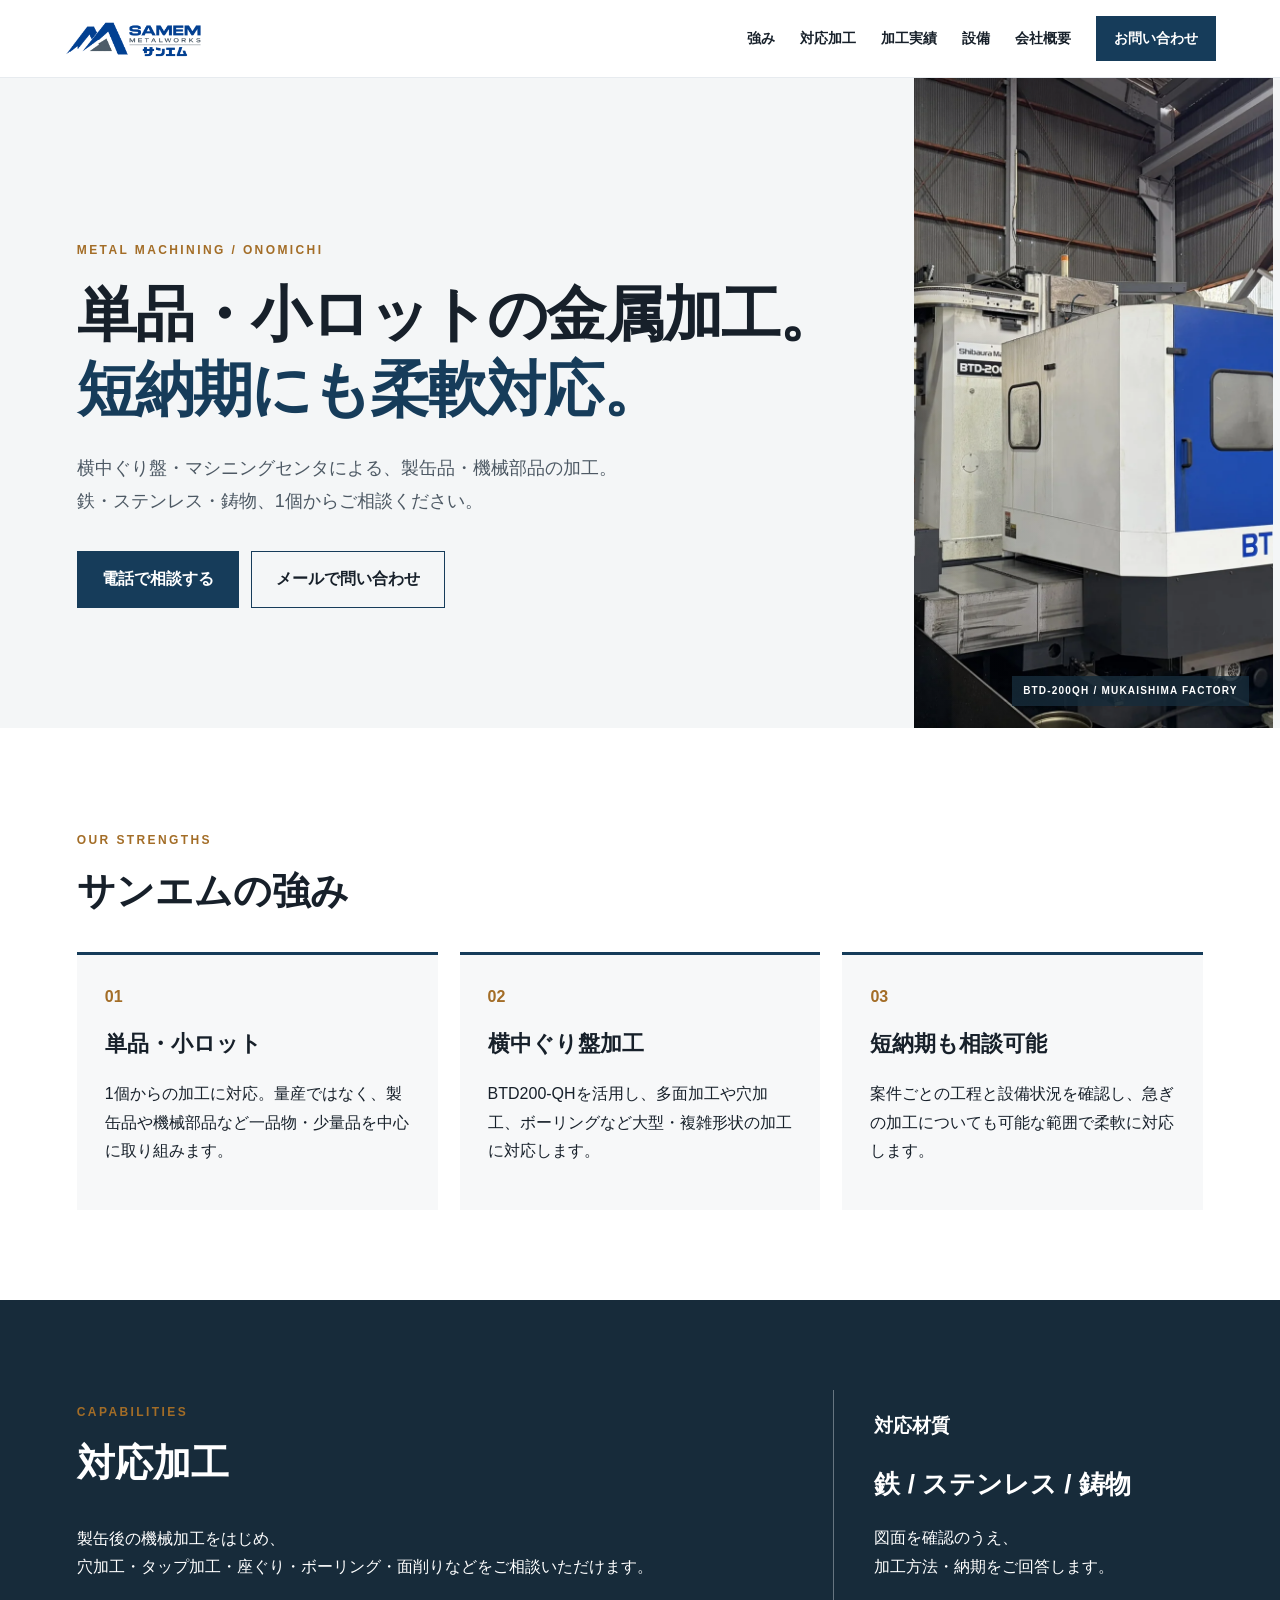
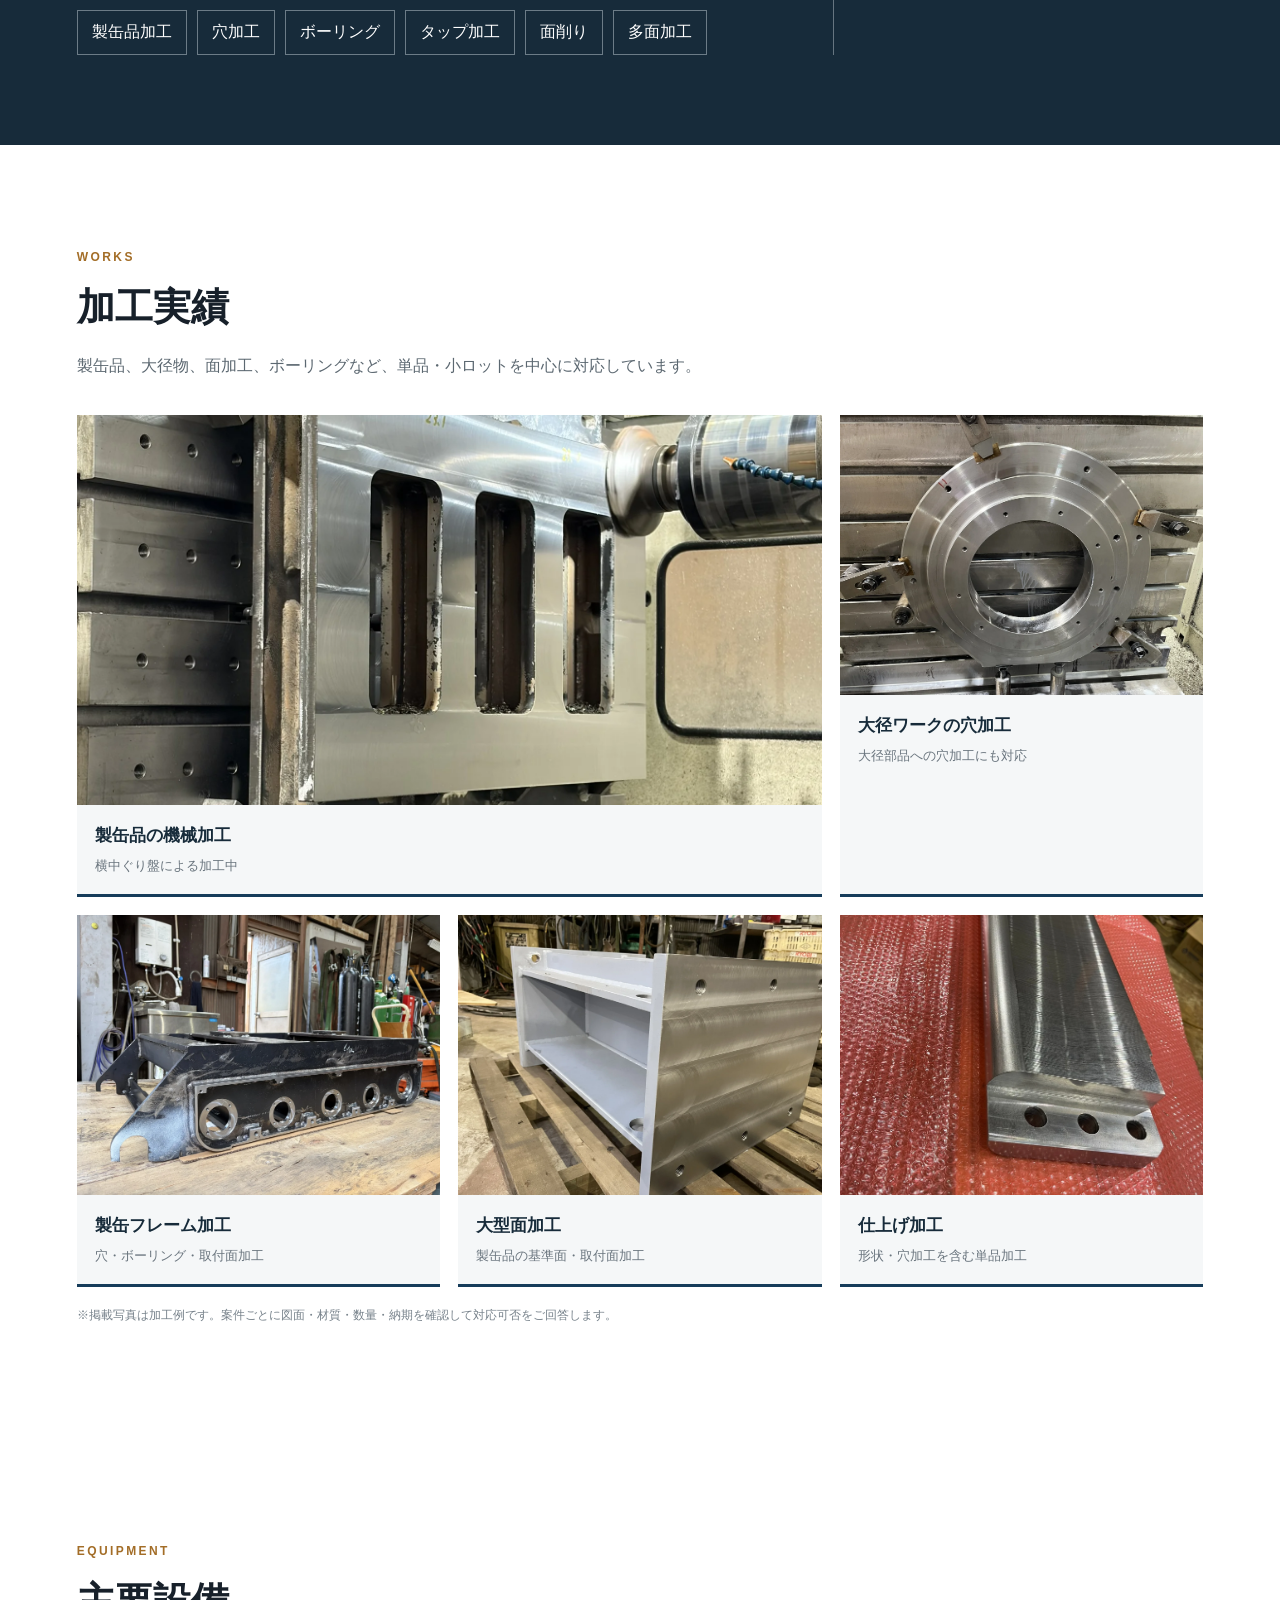
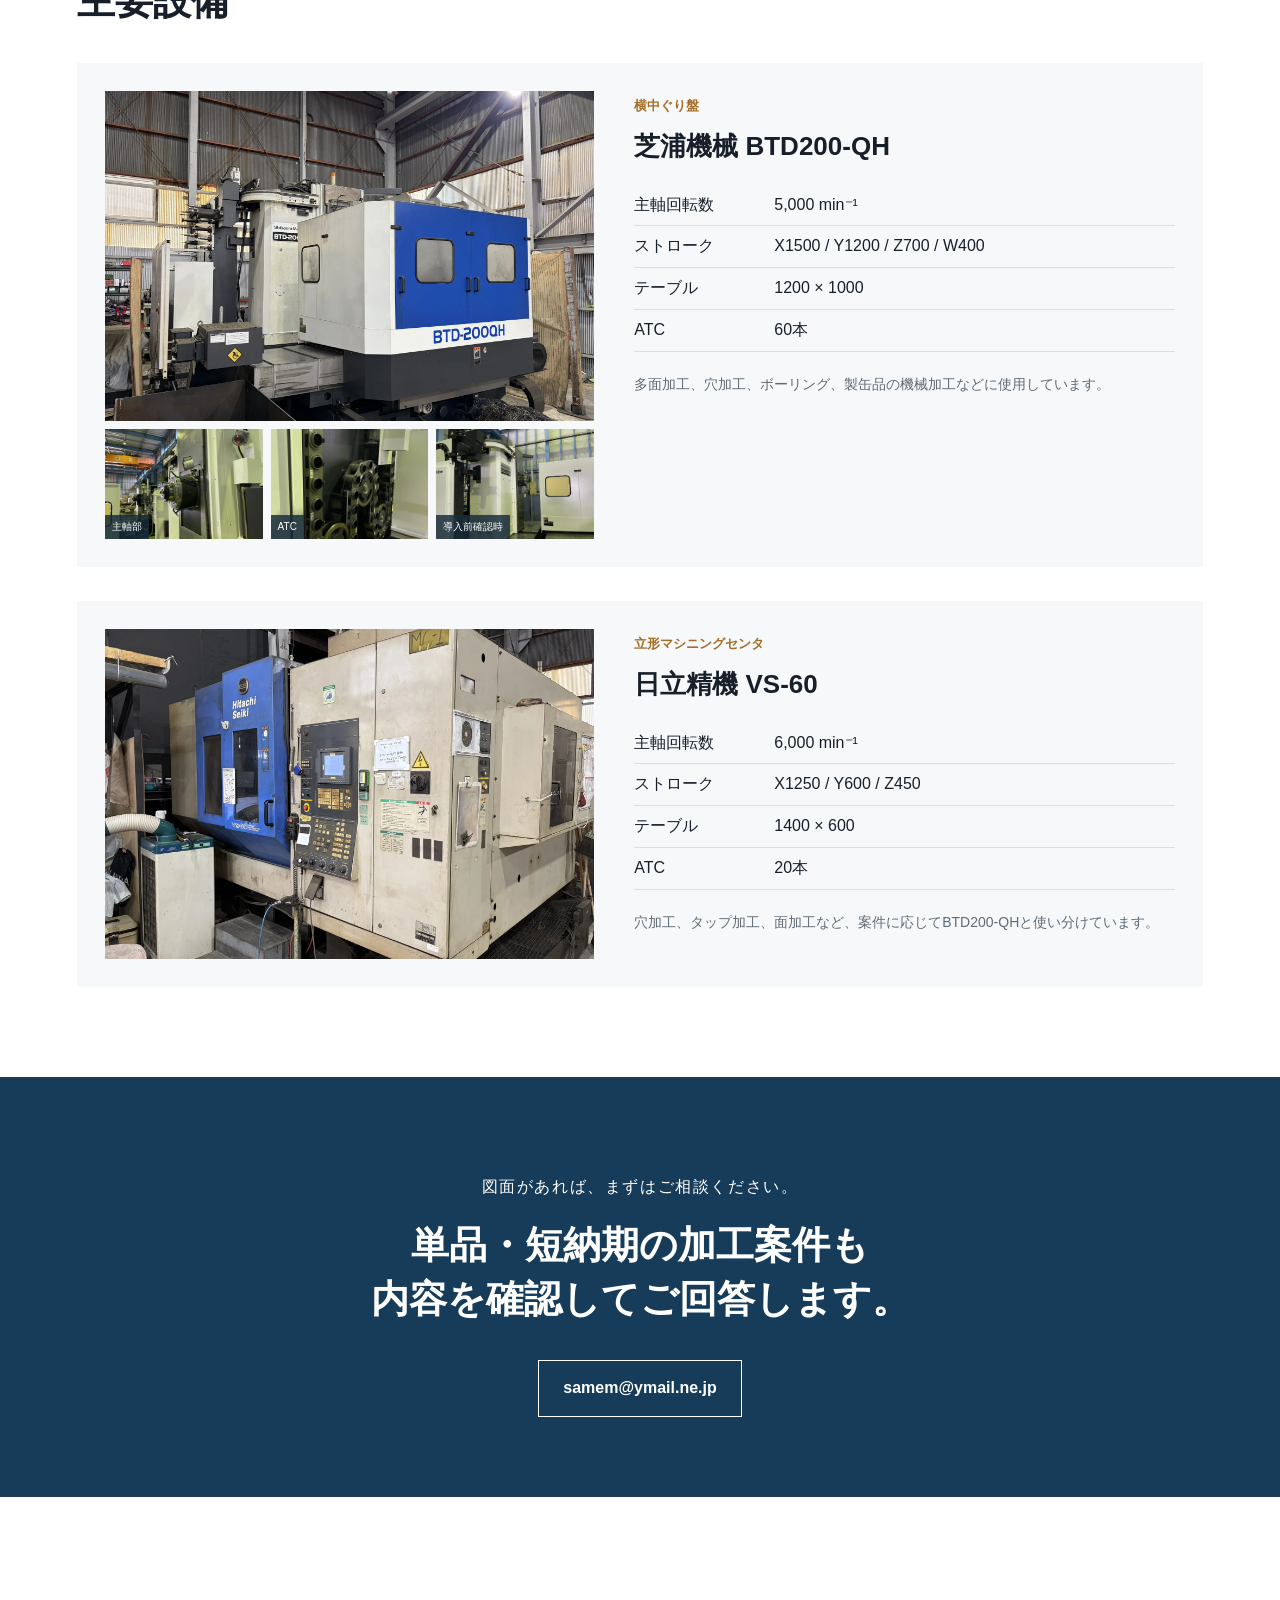
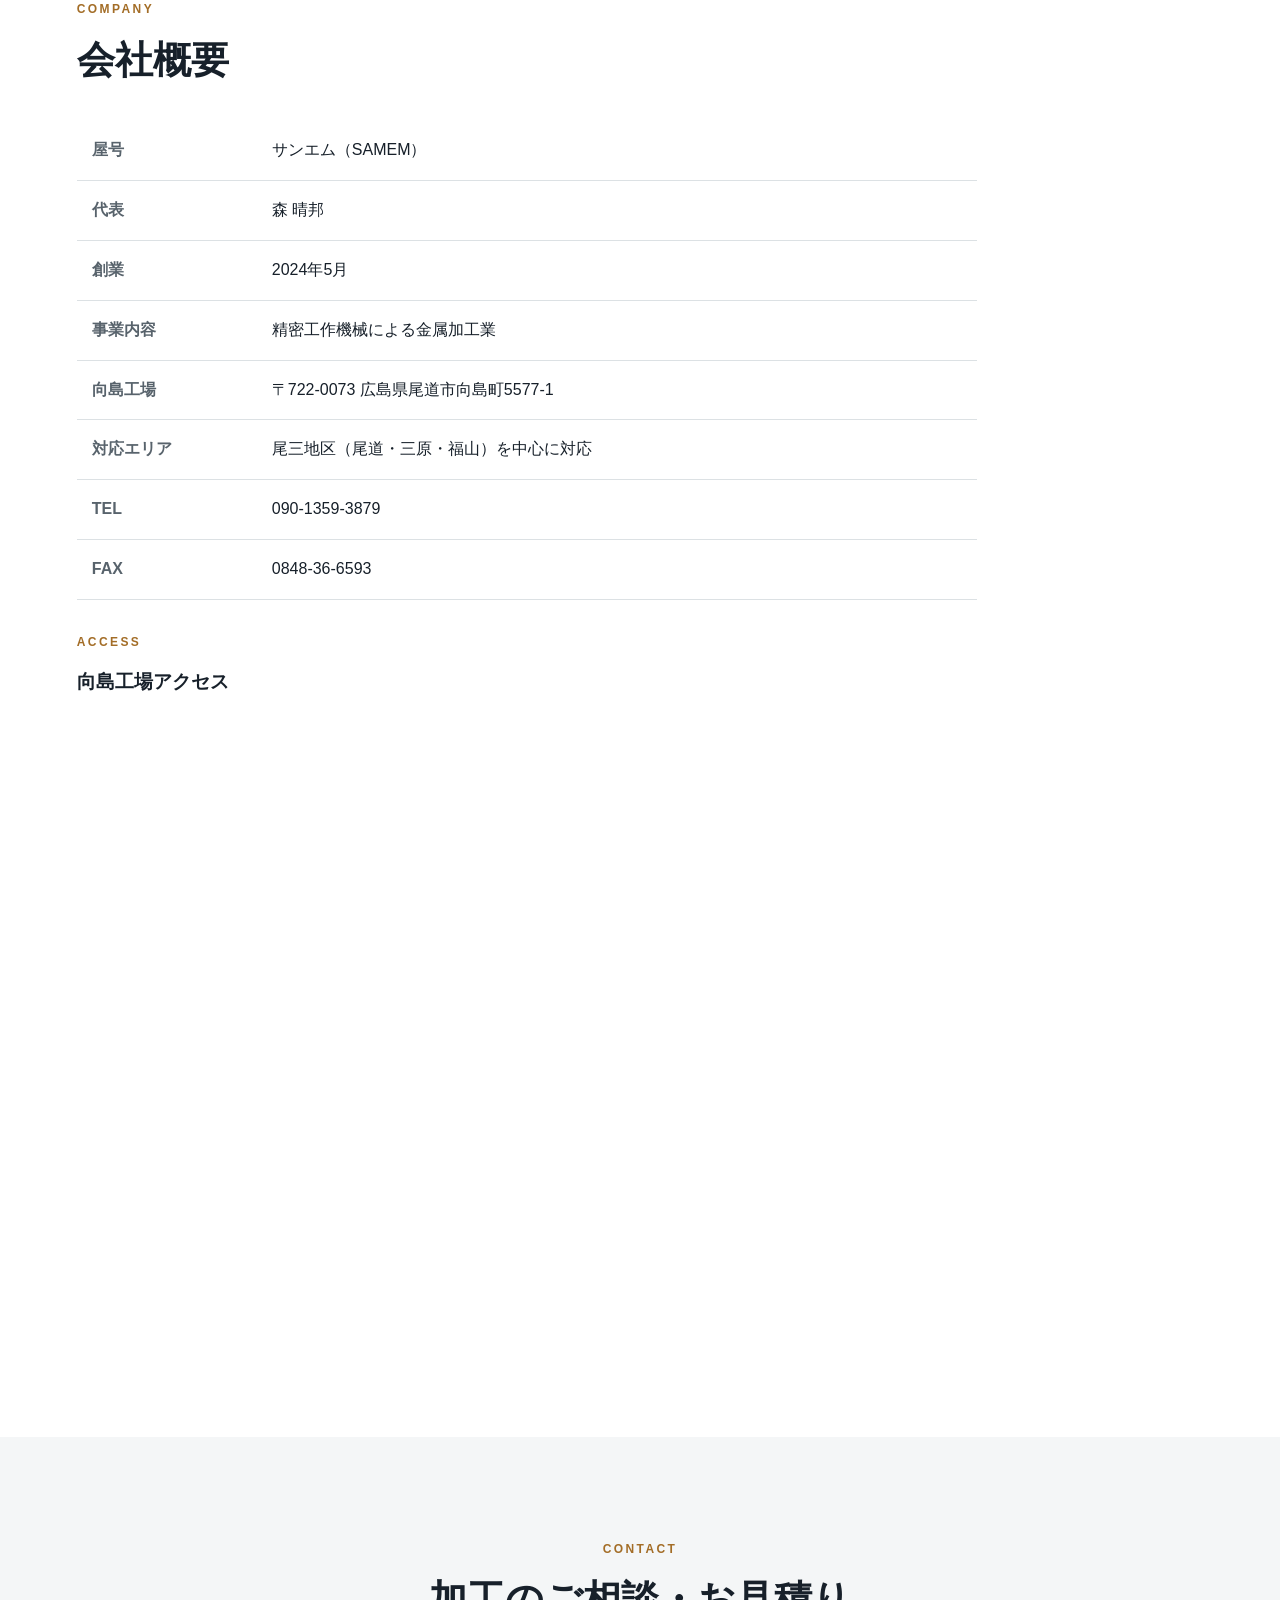
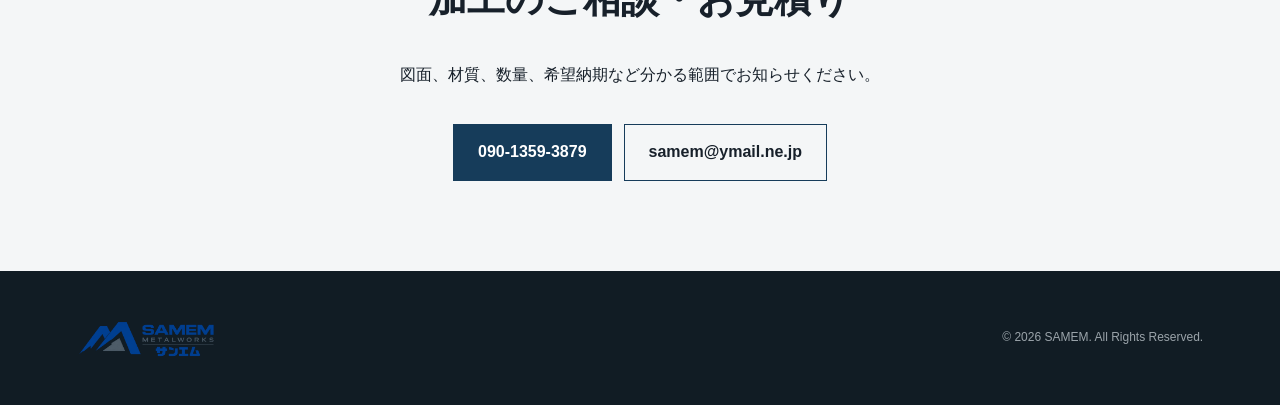
<file: index.html>
<!doctype html>
<html lang="ja">
<head>
  <meta charset="utf-8">
  <meta name="viewport" content="width=device-width,initial-scale=1">
  <title>サンエム | 尾道の金属加工・横中ぐり盤</title>
  <meta name="description" content="広島県尾道市の金属加工 サンエム。横中ぐり盤・マシニングセンタによる製缶品、機械部品の単品・小ロット加工。鉄・ステンレス・鋳物、短納期案件もご相談ください。">
  <link rel="stylesheet" href="style.css">
</head>
<body>
<header>
  <a class="brand logo-brand" href="#top"><img src="assets/samem-logo.png" alt="サンエム SAMEM METALWORKS"></a>
  <nav>
    <a href="#strength">強み</a>
    <a href="#service">対応加工</a>
    <a href="#works">加工実績</a>
    <a href="#equipment">設備</a>
    <a href="#company">会社概要</a>
    <a class="nav-cta" href="#contact">お問い合わせ</a>
  </nav>
</header>

<main id="top">
  <section class="hero">
    <div class="hero-inner">
      <p class="eyebrow">METAL MACHINING / ONOMICHI</p>
      <h1><span class="keep-line">単品・小ロットの金属加工。</span><br><em class="keep-line">短納期にも柔軟対応。</em></h1>
      <p class="lead">横中ぐり盤・マシニングセンタによる、製缶品・機械部品の加工。<br>鉄・ステンレス・鋳物、1個からご相談ください。</p>
      <div class="actions">
        <a class="btn primary" href="tel:09013593879">電話で相談する</a>
        <a class="btn" href="mailto:samem@ymail.ne.jp">メールで問い合わせ</a>
      </div>
    </div>
    <div class="hero-photo photo-wrap">
      <img src="assets/photos/hero-btd.webp" alt="サンエム向島工場の横中ぐり盤 BTD-200QH">
      <span class="photo-label">BTD-200QH / MUKAISHIMA FACTORY</span>
    </div>
  </section>

  <section id="strength" class="section">
    <p class="kicker">OUR STRENGTHS</p>
    <h2>サンエムの強み</h2>
    <div class="cards">
      <article><b>01</b><h3>単品・小ロット</h3><p>1個からの加工に対応。量産ではなく、製缶品や機械部品など一品物・少量品を中心に取り組みます。</p></article>
      <article><b>02</b><h3>横中ぐり盤加工</h3><p>BTD200-QHを活用し、多面加工や穴加工、ボーリングなど大型・複雑形状の加工に対応します。</p></article>
      <article><b>03</b><h3>短納期も相談可能</h3><p>案件ごとの工程と設備状況を確認し、急ぎの加工についても可能な範囲で柔軟に対応します。</p></article>
    </div>
  </section>

  <section id="service" class="section alt">
    <div class="split">
      <div>
        <p class="kicker">CAPABILITIES</p>
        <h2>対応加工</h2>
        <p class="service-copy">製缶後の機械加工をはじめ、<br class="desktop-break">穴加工・タップ加工・座ぐり・ボーリング・面削りなどをご相談いただけます。</p>
        <div class="tags"><span>製缶品加工</span><span>穴加工</span><span>ボーリング</span><span>タップ加工</span><span>面削り</span><span>多面加工</span></div>
      </div>
      <div class="material">
        <h3>対応材質</h3>
        <strong>鉄 / ステンレス / 鋳物</strong>
        <p class="material-copy">図面を確認のうえ、<br class="desktop-break">加工方法・納期をご回答します。</p>
      </div>
    </div>
  </section>

  <section id="works" class="section works-section">
    <p class="kicker">WORKS</p>
    <h2>加工実績</h2>
    <p class="section-intro">製缶品、大径物、面加工、ボーリングなど、単品・小ロットを中心に対応しています。</p>
    <div class="works-grid">
      <figure class="work-card work-wide"><img src="assets/photos/work-machining.webp" alt="横中ぐり盤での製缶品加工中の様子" loading="lazy"><figcaption><strong>製缶品の機械加工</strong><span>横中ぐり盤による加工中</span></figcaption></figure>
      <figure class="work-card"><img src="assets/photos/work-ring.webp" alt="大径ワークの穴加工例" loading="lazy"><figcaption><strong>大径ワークの穴加工</strong><span>大径部品への穴加工にも対応</span></figcaption></figure>
      <figure class="work-card"><img src="assets/photos/work-weldment.webp" alt="製缶フレームへのボーリング加工品" loading="lazy"><figcaption><strong>製缶フレーム加工</strong><span>穴・ボーリング・取付面加工</span></figcaption></figure>
      <figure class="work-card"><img src="assets/photos/work-largeface.webp" alt="大型製缶品の面加工品" loading="lazy"><figcaption><strong>大型面加工</strong><span>製缶品の基準面・取付面加工</span></figcaption></figure>
      <figure class="work-card"><img src="assets/photos/work-finish.webp" alt="仕上げ加工された金属部品" loading="lazy"><figcaption><strong>仕上げ加工</strong><span>形状・穴加工を含む単品加工</span></figcaption></figure>
    </div>
    <p class="works-note">※掲載写真は加工例です。案件ごとに図面・材質・数量・納期を確認して対応可否をご回答します。</p>
  </section>

  <section id="equipment" class="section">
    <p class="kicker">EQUIPMENT</p>
    <h2>主要設備</h2>
    <div class="equipment">
      <article>
        <div class="equip-media">
          <img class="equip-main" src="assets/photos/btd-current.webp" alt="サンエム向島工場の芝浦機械 BTD200-QH" loading="lazy">
          <div class="equip-thumbs">
            <figure><img src="assets/photos/btd-spindle.webp" alt="BTD200-QH 主軸部" loading="lazy"><figcaption>主軸部</figcaption></figure>
            <figure><img src="assets/photos/btd-atc.webp" alt="BTD200-QH ATCマガジン" loading="lazy"><figcaption>ATC</figcaption></figure>
            <figure><img src="assets/photos/btd-install.webp" alt="BTD200-QH メーカー工場での仮組立確認時" loading="lazy"><figcaption>導入前確認時</figcaption></figure>
          </div>
        </div>
        <div>
          <span>横中ぐり盤</span>
          <h3>芝浦機械 BTD200-QH</h3>
          <dl>
            <dt>主軸回転数</dt><dd>5,000 min⁻¹</dd>
            <dt>ストローク</dt><dd>X1500 / Y1200 / Z700 / W400</dd>
            <dt>テーブル</dt><dd>1200 × 1000</dd>
            <dt>ATC</dt><dd>60本</dd>
          </dl>
          <p class="equip-note">多面加工、穴加工、ボーリング、製缶品の機械加工などに使用しています。</p>
        </div>
      </article>

      <article>
        <div class="equip-media single">
          <img class="equip-main" src="assets/photos/vs60-current.webp" alt="日立精機 VS-60 立形マシニングセンタ" loading="lazy">
        </div>
        <div>
          <span>立形マシニングセンタ</span>
          <h3>日立精機 VS-60</h3>
          <dl>
            <dt>主軸回転数</dt><dd>6,000 min⁻¹</dd>
            <dt>ストローク</dt><dd>X1250 / Y600 / Z450</dd>
            <dt>テーブル</dt><dd>1400 × 600</dd>
            <dt>ATC</dt><dd>20本</dd>
          </dl>
          <p class="equip-note">穴加工、タップ加工、面加工など、案件に応じてBTD200-QHと使い分けています。</p>
        </div>
      </article>
    </div>
  </section>

  <section class="cta">
    <p>図面があれば、まずはご相談ください。</p>
    <h2>単品・短納期の加工案件も<br>内容を確認してご回答します。</h2>
    <a class="btn light" href="mailto:samem@ymail.ne.jp">samem@ymail.ne.jp</a>
  </section>

  <section id="company" class="section">
    <p class="kicker">COMPANY</p>
    <h2>会社概要</h2>
    <table>
      <tr><th>屋号</th><td>サンエム（SAMEM）</td></tr>
      <tr><th>代表</th><td>森 晴邦</td></tr>
      <tr><th>創業</th><td>2024年5月</td></tr>
      <tr><th>事業内容</th><td>精密工作機械による金属加工業</td></tr>
      <tr><th>向島工場</th><td>〒722-0073 広島県尾道市向島町5577-1</td></tr>
      <tr><th>対応エリア</th><td>尾三地区（尾道・三原・福山）を中心に対応</td></tr>
      <tr><th>TEL</th><td><a href="tel:09013593879">090-1359-3879</a></td></tr>
      <tr><th>FAX</th><td>0848-36-6593</td></tr>
    </table>

    <div class="company-map" style="margin-top:32px;">
      <p class="kicker">ACCESS</p>
      <h3 style="margin:0 0 14px;">向島工場アクセス</h3>
      <div style="position:relative;width:100%;padding-bottom:56.25%;overflow:hidden;border-radius:14px;">
        <iframe
          src="https://www.google.com/maps?q=34.396526,133.192431&z=20&output=embed"
          title="サンエム 向島工場 Googleマップ"
          loading="lazy"
          allowfullscreen
          referrerpolicy="no-referrer-when-downgrade"
          style="position:absolute;inset:0;width:100%;height:100%;border:0;">
        </iframe>
      </div>
    </div>
  </section>

  <section id="contact" class="contact">
    <p class="kicker">CONTACT</p>
    <h2>加工のご相談・お見積り</h2>
    <p>図面、材質、数量、希望納期など分かる範囲でお知らせください。</p>
    <div class="actions">
      <a class="btn primary" href="tel:09013593879">090-1359-3879</a>
      <a class="btn" href="mailto:samem@ymail.ne.jp">samem@ymail.ne.jp</a>
    </div>
  </section>
</main>

<footer>
  <div class="brand logo-brand footer-logo"><img src="assets/samem-logo.png" alt="サンエム SAMEM METALWORKS"></div>
  <p>© 2026 SAMEM. All Rights Reserved.</p>
</footer>
</body>
</html>
</file>
<file: style.css>
*{box-sizing:border-box}html{scroll-behavior:smooth}body{margin:0;font-family:-apple-system,BlinkMacSystemFont,"Segoe UI","Noto Sans JP",sans-serif;color:#17202a;background:#fff;line-height:1.8}a{color:inherit;text-decoration:none}img{max-width:100%;display:block}header{height:78px;display:flex;align-items:center;justify-content:space-between;padding:0 max(5vw,24px);border-bottom:1px solid #e7ebef;position:sticky;top:0;background:#fffffff2;backdrop-filter:blur(10px);z-index:5}.brand{display:flex;align-items:center;gap:10px;font-weight:800;letter-spacing:.08em}nav{display:flex;gap:25px;align-items:center;font-size:14px;font-weight:600}.nav-cta{background:#163c5a;color:#fff;padding:10px 18px}.hero{min-height:650px;display:grid;grid-template-columns:1.02fr .98fr;background:#f4f6f7}.hero-inner{padding:120px 6vw 90px;align-self:center}.eyebrow,.kicker{font-size:12px;letter-spacing:.2em;font-weight:800;color:#a36d27}.hero h1{font-size:clamp(38px,4.7vw,72px);line-height:1.25;margin:15px 0 25px;letter-spacing:-.03em}.hero h1 em{font-style:normal;color:#163c5a}.lead{font-size:18px;color:#4d5964}.actions{display:flex;gap:12px;flex-wrap:wrap;margin-top:34px}.btn{display:inline-block;padding:13px 24px;border:1px solid #163c5a;font-weight:700}.primary{background:#163c5a;color:#fff}.hero-photo{min-height:520px;position:relative;background:#24333d;overflow:hidden}.hero-photo img{width:100%;height:100%;object-fit:cover;object-position:50% 48%;position:absolute;inset:0}.hero-photo:after{content:"";position:absolute;inset:0;background:linear-gradient(90deg,rgba(23,43,58,.08),rgba(23,43,58,0) 40%)}.photo-label{position:absolute;right:24px;bottom:22px;color:#fff;background:rgba(23,43,58,.82);padding:6px 11px;font-size:10px;font-weight:700;letter-spacing:.12em}.section{padding:90px max(6vw,24px);max-width:1400px;margin:auto}.section h2,.contact h2,.cta h2{font-size:clamp(30px,3vw,46px);line-height:1.4;margin:5px 0 35px}.section-intro{max-width:760px;color:#5c6871;margin-top:-17px;margin-bottom:34px}.cards{display:grid;grid-template-columns:repeat(3,1fr);gap:22px}.cards article{border-top:3px solid #163c5a;padding:28px;background:#f7f8f9}.cards b{color:#a36d27}.cards h3{font-size:22px;margin:12px 0}.alt{max-width:none;background:#172b3a;color:#fff}.split{max-width:1220px;margin:auto;display:grid;grid-template-columns:1.3fr .7fr;gap:70px}.tags{display:flex;gap:10px;flex-wrap:wrap;margin-top:28px}.tags span{border:1px solid #6c7c87;padding:7px 14px}.material{border-left:1px solid #667580;padding-left:40px}.material strong{font-size:26px}.works-section{padding-bottom:100px}.works-grid{display:grid;grid-template-columns:repeat(3,1fr);gap:18px}.work-card{margin:0;background:#f5f7f8;overflow:hidden;border-bottom:3px solid #163c5a}.work-wide{grid-column:span 2}.work-card img{width:100%;height:280px;object-fit:cover}.work-wide img{height:390px}.work-card:nth-child(2) img{object-position:50% 50%}.work-card:nth-child(3) img{object-position:50% 62%}.work-card:nth-child(4) img{object-position:50% 46%}.work-card:nth-child(5) img{object-position:50% 50%}.work-card figcaption{padding:16px 18px 17px}.work-card strong{display:block;font-size:17px;color:#172b3a}.work-card span{display:block;color:#6a757e;font-size:13px;margin-top:2px}.works-note{font-size:12px;color:#76818a;margin-top:18px}.equipment{display:grid;gap:34px}.equipment article{display:grid;grid-template-columns:.95fr 1.05fr;gap:40px;background:#f7f8f9;padding:28px}.equip-media{min-width:0}.equip-main{width:100%;height:330px;object-fit:cover;background:#dfe4e7}.equipment article:first-child .equip-main{object-position:50% 48%}.equipment article:nth-child(2) .equip-main{object-position:50% 48%}.equip-thumbs{display:grid;grid-template-columns:repeat(3,1fr);gap:8px;margin-top:8px}.equip-thumbs figure{margin:0;position:relative;overflow:hidden;background:#dfe4e7}.equip-thumbs img{width:100%;height:110px;object-fit:cover}.equip-thumbs figure:nth-child(2) img{object-position:50% 53%}.equip-thumbs figcaption{position:absolute;left:0;bottom:0;background:rgba(23,43,58,.82);color:#fff;font-size:10px;padding:3px 7px}.equipment h3{font-size:26px;margin:3px 0 15px}.equipment article>div>span{color:#a36d27;font-weight:700;font-size:13px}dl{display:grid;grid-template-columns:140px 1fr;margin:0}dt,dd{padding:6px 0;border-bottom:1px solid #d9dfe2;margin:0}.equip-note{margin-top:20px;color:#5f6c75;font-size:14px}.cta{padding:80px 6vw;background:#163c5a;color:#fff;text-align:center}.cta p{letter-spacing:.1em}.light{border-color:#fff}.section table{width:100%;border-collapse:collapse;max-width:900px}th,td{text-align:left;padding:15px;border-bottom:1px solid #dce1e4}th{width:180px;color:#58636c}.contact{padding:90px 6vw;text-align:center;background:#f4f6f7}.contact .actions{justify-content:center}footer{padding:38px 6vw;display:flex;justify-content:space-between;align-items:center;background:#111c24;color:#fff}footer p{font-size:12px;color:#9ba4aa}.logo-brand{display:flex;align-items:center;line-height:1}.logo-brand img{display:block;width:205px;height:auto;object-fit:contain}header .logo-brand{height:62px;overflow:hidden}header .logo-brand img{max-height:58px;width:auto}.footer-logo img{max-height:58px;width:auto}.keep-line{white-space:nowrap}.service-copy,.material-copy{max-width:100%;text-wrap:pretty}
@media(max-width:1000px){nav{gap:17px;font-size:13px}.works-grid{grid-template-columns:repeat(2,1fr)}.work-wide{grid-column:span 2}.equipment article{grid-template-columns:1fr}.equip-main{height:420px}}
@media(max-width:800px){header{height:66px}nav a:not(.nav-cta){display:none}.hero{grid-template-columns:1fr}.hero-inner{padding:80px 24px 60px}.hero-photo{min-height:320px}.lead{font-size:16px}.cards,.split{grid-template-columns:1fr}.material{border-left:0;border-top:1px solid #667580;padding:25px 0 0}.works-grid{grid-template-columns:1fr}.work-wide{grid-column:auto}.work-card img,.work-wide img{height:260px}.equipment article{grid-template-columns:1fr;gap:20px;padding:18px}.equip-main{height:280px}.equip-thumbs img{height:85px}.section{padding:65px 24px}dl{grid-template-columns:120px 1fr}footer{gap:20px;flex-direction:column;align-items:flex-start}header .logo-brand img{max-height:48px;max-width:180px}.keep-line{white-space:normal}.desktop-break{display:none}.footer-logo img{max-width:210px}}
</file>
